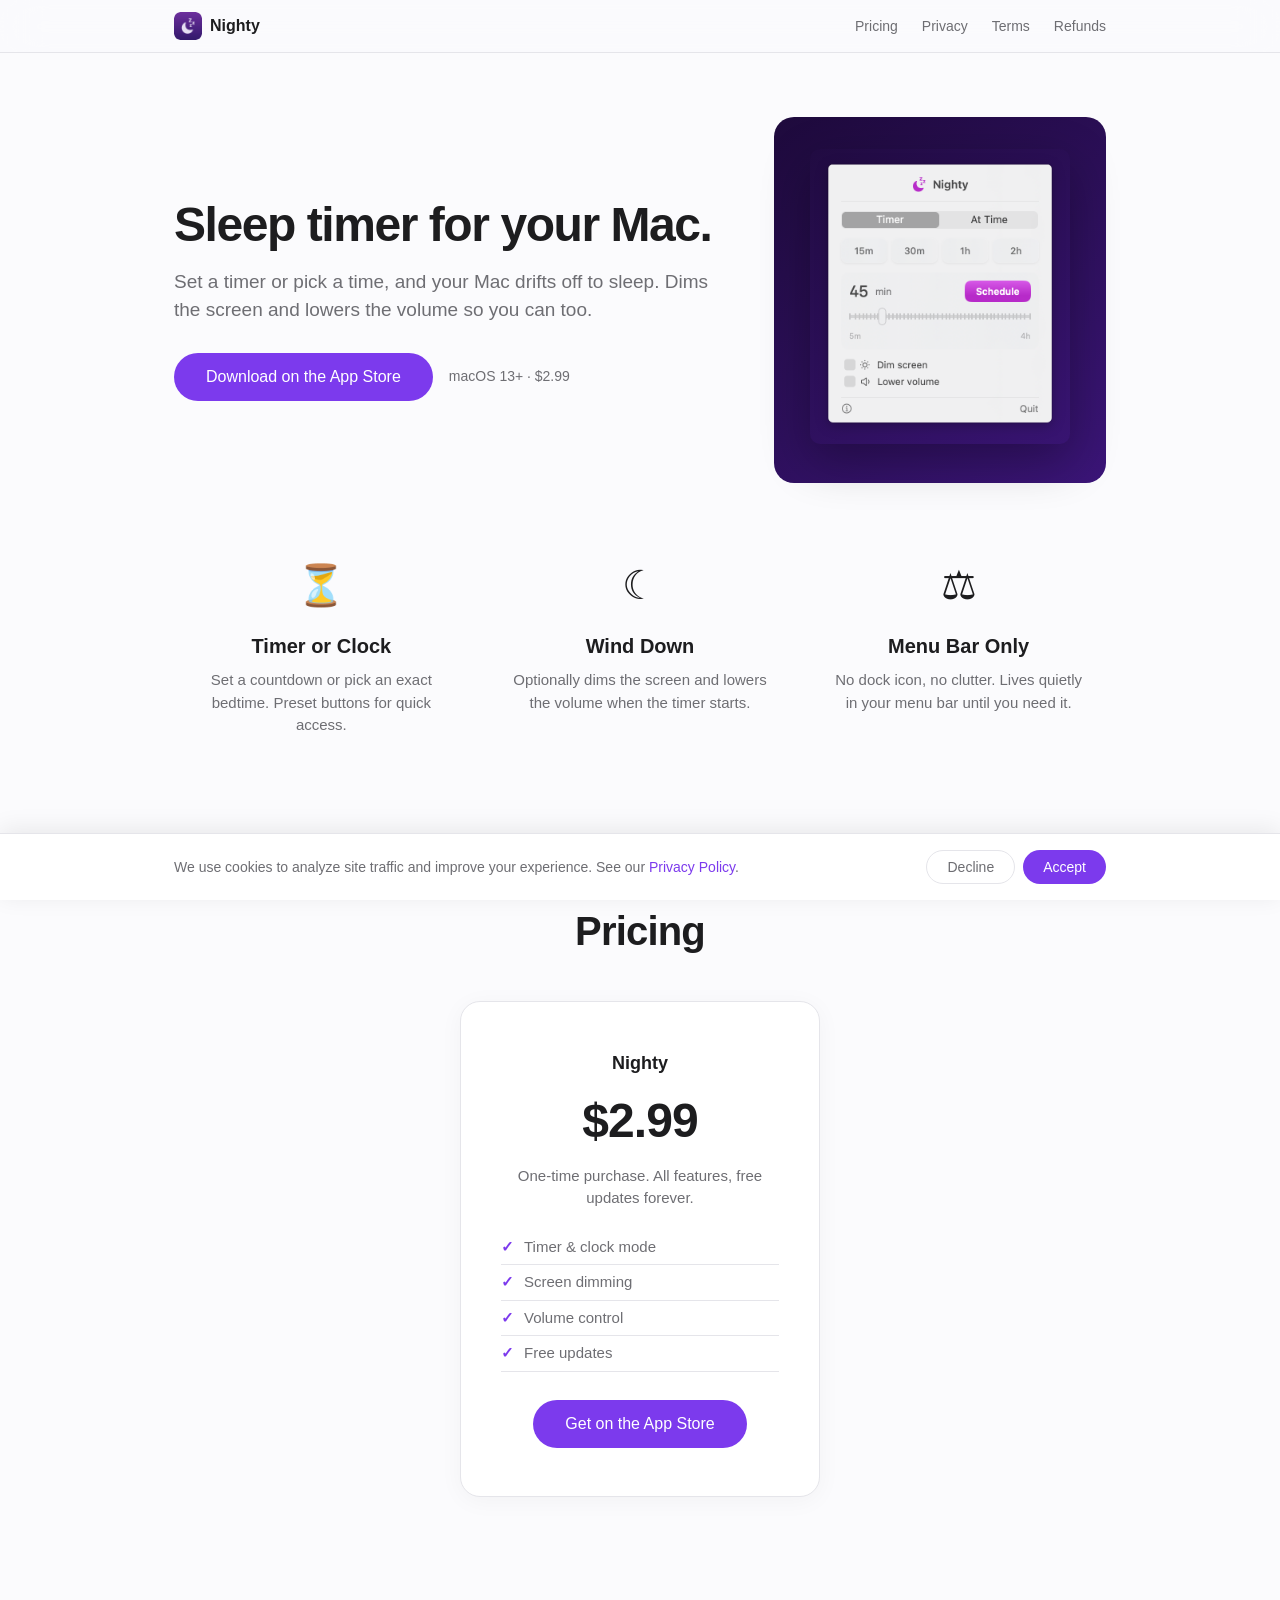
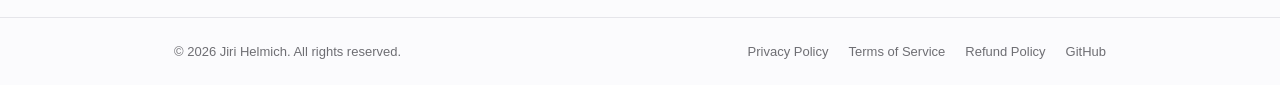
<file: index.html>
<!DOCTYPE html>
<html lang="en">
<head>
    <meta charset="UTF-8">
    <meta name="viewport" content="width=device-width, initial-scale=1.0">
    <title>Nighty — Sleep Timer for Mac</title>
    <meta name="description" content="Nighty is a lightweight macOS menu bar app that puts your Mac to sleep on a schedule.">
    <link rel="stylesheet" href="style.css">
</head>
<body>
    <nav>
        <div class="nav-inner">
            <a href="/" class="nav-brand">
                <img src="icon.png" alt="Nighty" class="nav-icon">
                <span>Nighty</span>
            </a>
            <div class="nav-links">
                <a href="#pricing">Pricing</a>
                <a href="/privacy.html">Privacy</a>
                <a href="/terms.html">Terms</a>
                <a href="/refunds.html">Refunds</a>
            </div>
        </div>
    </nav>

    <main>
        <!-- Hero -->
        <section class="hero">
            <div class="hero-columns">
                <div class="hero-text">
                    <h1>Sleep timer for your Mac.</h1>
                    <p class="hero-sub">Set a timer or pick a time, and your Mac drifts off to sleep. Dims the screen and lowers the volume so you can too.</p>
                    <div class="hero-cta">
                        <a href="https://apps.apple.com/app/id6760251469" class="btn btn-primary">Download on the App Store</a>
                        <span class="hero-meta">macOS 13+ &middot; $2.99</span>
                    </div>
                </div>
                <div class="hero-screenshot">
                    <div class="hero-screenshot-card">
                        <img src="screenshot.png" alt="Nighty app screenshot">
                    </div>
                </div>
            </div>
        </section>

        <!-- Features -->
        <section class="features">
            <div class="feature">
                <div class="feature-icon">&#9203;</div>
                <h3>Timer or Clock</h3>
                <p>Set a countdown or pick an exact bedtime. Preset buttons for quick access.</p>
            </div>
            <div class="feature">
                <div class="feature-icon">&#9790;</div>
                <h3>Wind Down</h3>
                <p>Optionally dims the screen and lowers the volume when the timer starts.</p>
            </div>
            <div class="feature">
                <div class="feature-icon">&#9878;</div>
                <h3>Menu Bar Only</h3>
                <p>No dock icon, no clutter. Lives quietly in your menu bar until you need it.</p>
            </div>
        </section>

        <!-- Pricing -->
        <section class="pricing" id="pricing">
            <h2>Pricing</h2>
            <div class="price-card">
                <div class="price-name">Nighty</div>
                <div class="price-amount">$2.99</div>
                <p class="price-desc">One-time purchase. All features, free updates forever.</p>
                <ul class="price-features">
                    <li>Timer &amp; clock mode</li>
                    <li>Screen dimming</li>
                    <li>Volume control</li>
                    <li>Free updates</li>
                </ul>
                <a href="https://apps.apple.com/app/id6760251469" class="btn btn-primary">Get on the App Store</a>
            </div>
        </section>
    </main>

    <footer>
        <div class="footer-inner">
            <p>&copy; 2026 Jiri Helmich. All rights reserved.</p>
            <div class="footer-links">
                <a href="/privacy.html">Privacy Policy</a>
                <a href="/terms.html">Terms of Service</a>
                <a href="/refunds.html">Refund Policy</a>
                <a href="https://github.com/jirihelmich/nighty">GitHub</a>
            </div>
        </div>
    </footer>
    <script src="analytics.js"></script>
</body>
</html>
</file>
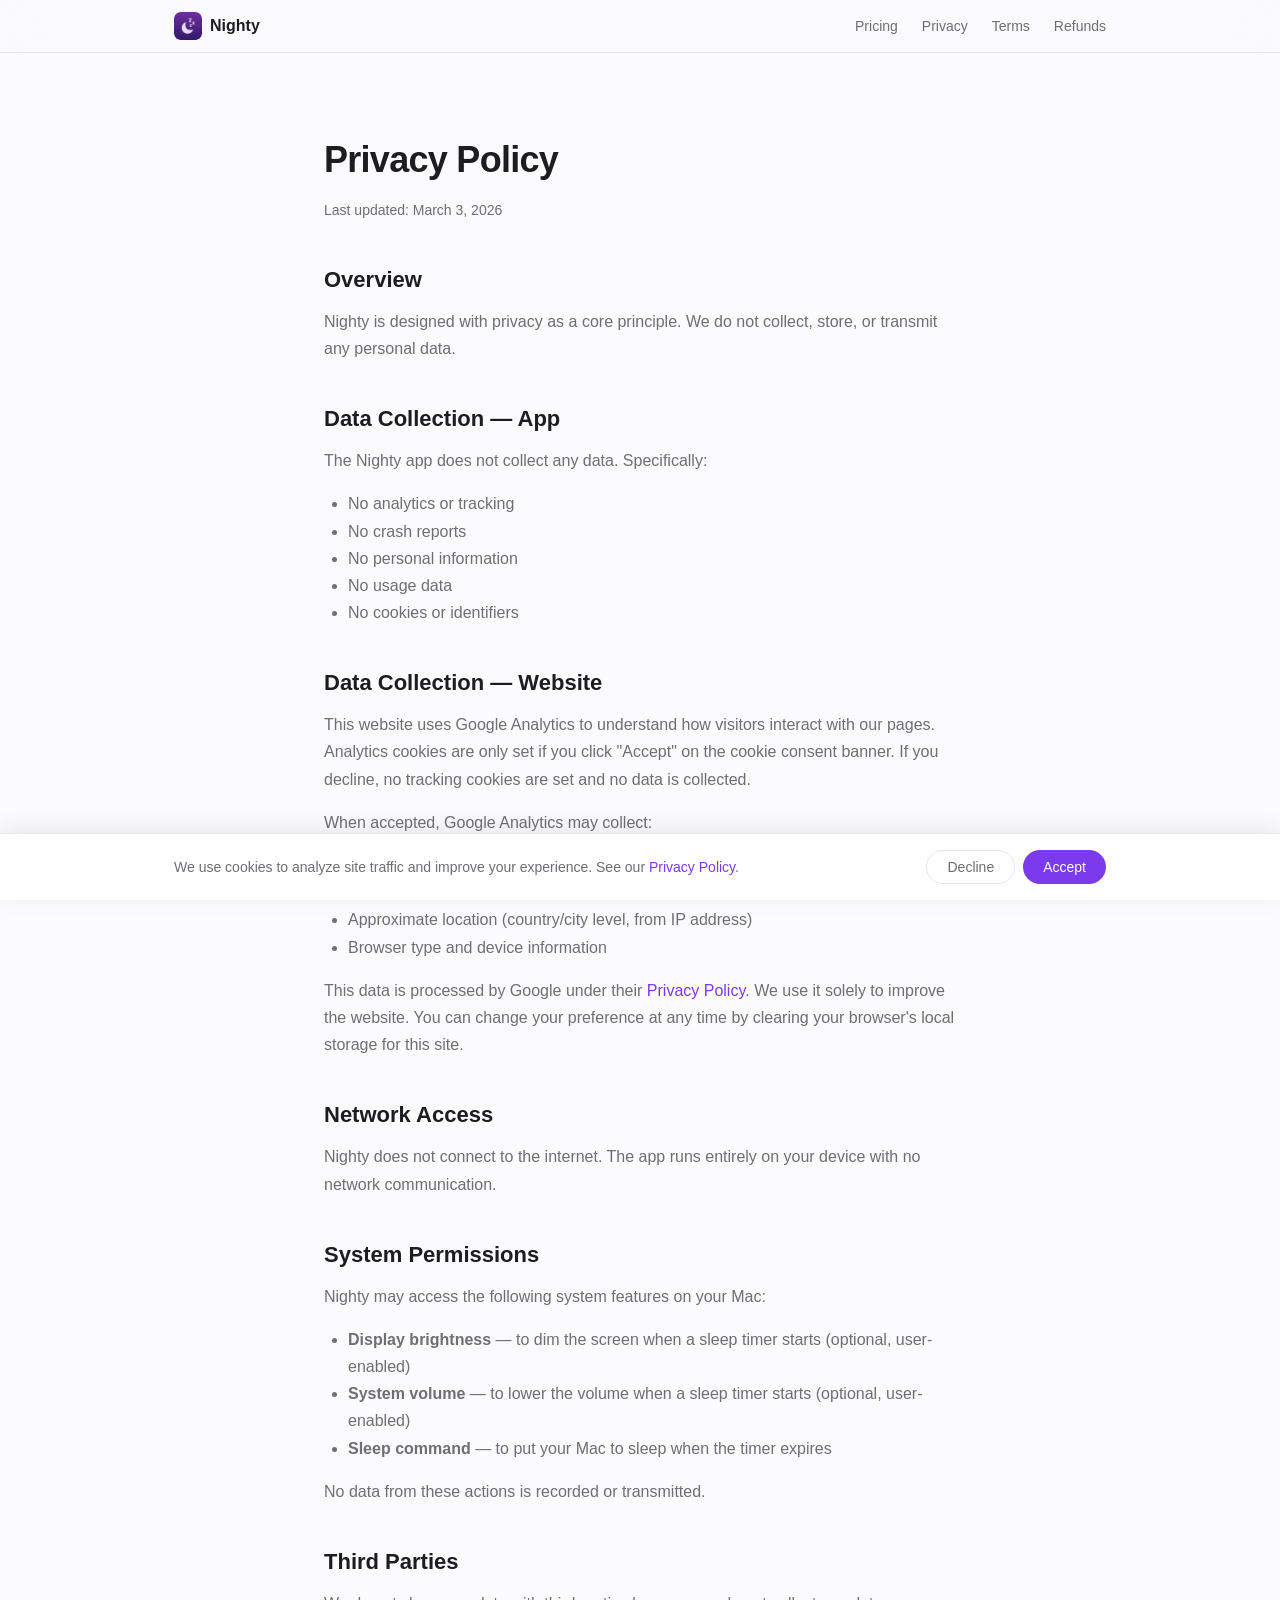
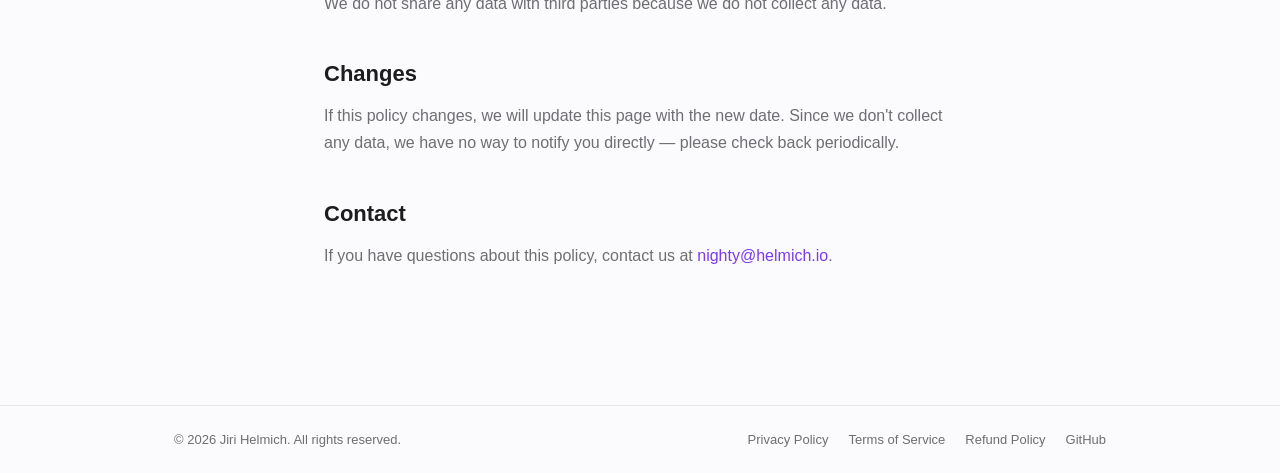
<file: privacy.html>
<!DOCTYPE html>
<html lang="en">
<head>
    <meta charset="UTF-8">
    <meta name="viewport" content="width=device-width, initial-scale=1.0">
    <title>Privacy Policy — Nighty</title>
    <link rel="stylesheet" href="style.css">
</head>
<body>
    <nav>
        <div class="nav-inner">
            <a href="/" class="nav-brand">
                <img src="icon.png" alt="Nighty" class="nav-icon">
                <span>Nighty</span>
            </a>
            <div class="nav-links">
                <a href="/#pricing">Pricing</a>
                <a href="/privacy.html">Privacy</a>
                <a href="/terms.html">Terms</a>
                <a href="/refunds.html">Refunds</a>
            </div>
        </div>
    </nav>

    <main class="legal">
        <h1>Privacy Policy</h1>
        <p class="updated">Last updated: March 3, 2026</p>

        <h2>Overview</h2>
        <p>Nighty is designed with privacy as a core principle. We do not collect, store, or transmit any personal data.</p>

        <h2>Data Collection — App</h2>
        <p>The Nighty app does not collect any data. Specifically:</p>
        <ul>
            <li>No analytics or tracking</li>
            <li>No crash reports</li>
            <li>No personal information</li>
            <li>No usage data</li>
            <li>No cookies or identifiers</li>
        </ul>

        <h2>Data Collection — Website</h2>
        <p>This website uses Google Analytics to understand how visitors interact with our pages. Analytics cookies are only set if you click "Accept" on the cookie consent banner. If you decline, no tracking cookies are set and no data is collected.</p>
        <p>When accepted, Google Analytics may collect:</p>
        <ul>
            <li>Pages visited and time spent</li>
            <li>Button and link clicks</li>
            <li>Approximate location (country/city level, from IP address)</li>
            <li>Browser type and device information</li>
        </ul>
        <p>This data is processed by Google under their <a href="https://policies.google.com/privacy">Privacy Policy</a>. We use it solely to improve the website. You can change your preference at any time by clearing your browser's local storage for this site.</p>

        <h2>Network Access</h2>
        <p>Nighty does not connect to the internet. The app runs entirely on your device with no network communication.</p>

        <h2>System Permissions</h2>
        <p>Nighty may access the following system features on your Mac:</p>
        <ul>
            <li><strong>Display brightness</strong> — to dim the screen when a sleep timer starts (optional, user-enabled)</li>
            <li><strong>System volume</strong> — to lower the volume when a sleep timer starts (optional, user-enabled)</li>
            <li><strong>Sleep command</strong> — to put your Mac to sleep when the timer expires</li>
        </ul>
        <p>No data from these actions is recorded or transmitted.</p>

        <h2>Third Parties</h2>
        <p>We do not share any data with third parties because we do not collect any data.</p>

        <h2>Changes</h2>
        <p>If this policy changes, we will update this page with the new date. Since we don't collect any data, we have no way to notify you directly — please check back periodically.</p>

        <h2>Contact</h2>
        <p>If you have questions about this policy, contact us at <a href="mailto:nighty@helmich.io">nighty@helmich.io</a>.</p>
    </main>

    <footer>
        <div class="footer-inner">
            <p>&copy; 2026 Jiri Helmich. All rights reserved.</p>
            <div class="footer-links">
                <a href="/privacy.html">Privacy Policy</a>
                <a href="/terms.html">Terms of Service</a>
                <a href="/refunds.html">Refund Policy</a>
                <a href="https://github.com/jirihelmich/nighty">GitHub</a>
            </div>
        </div>
    </footer>
    <script src="analytics.js"></script>
</body>
</html>
</file>
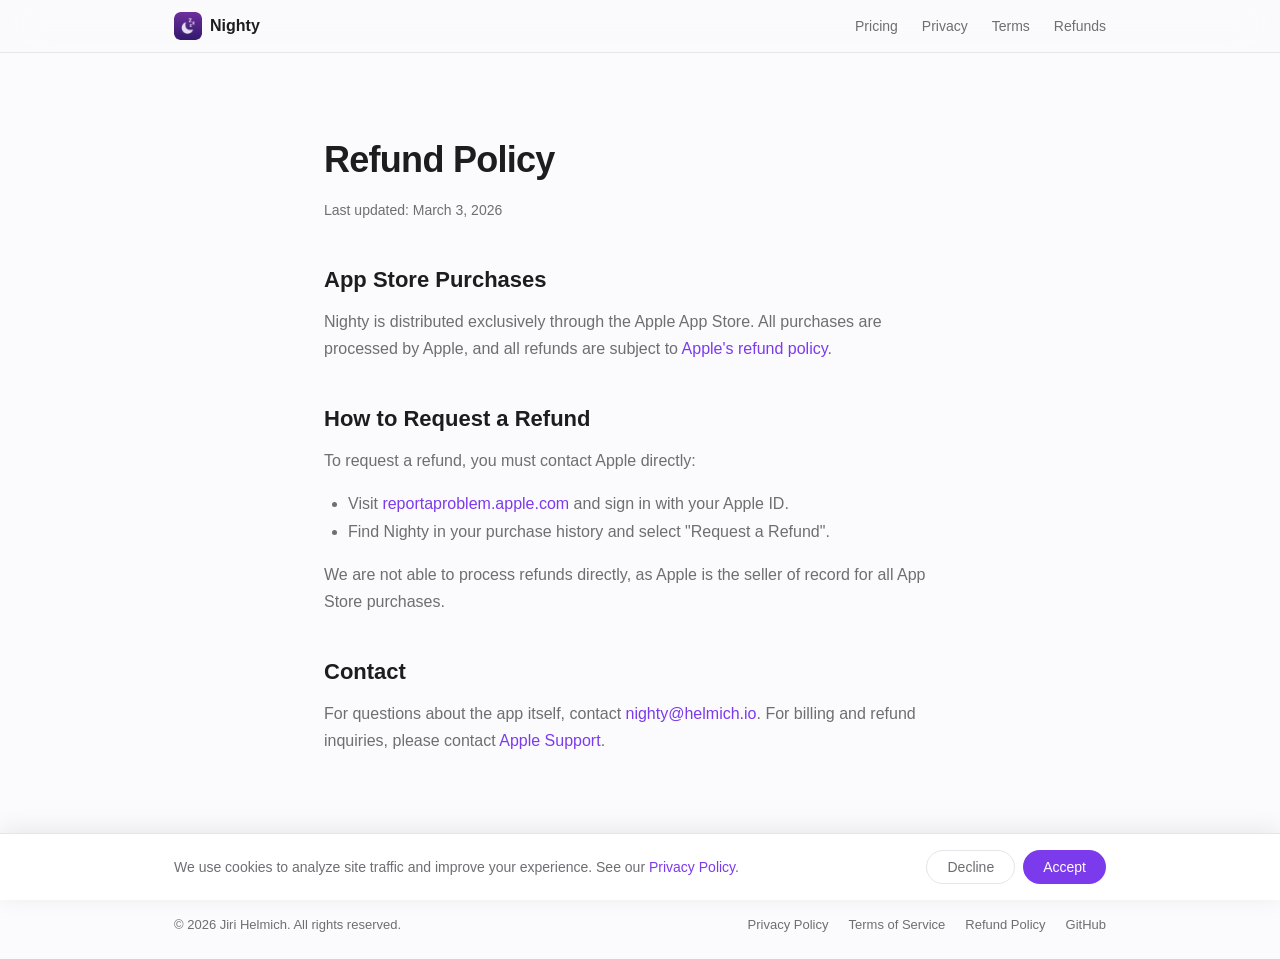
<file: refunds.html>
<!DOCTYPE html>
<html lang="en">
<head>
    <meta charset="UTF-8">
    <meta name="viewport" content="width=device-width, initial-scale=1.0">
    <title>Refund Policy — Nighty</title>
    <link rel="stylesheet" href="style.css">
</head>
<body>
    <nav>
        <div class="nav-inner">
            <a href="/" class="nav-brand">
                <img src="icon.png" alt="Nighty" class="nav-icon">
                <span>Nighty</span>
            </a>
            <div class="nav-links">
                <a href="/#pricing">Pricing</a>
                <a href="/privacy.html">Privacy</a>
                <a href="/terms.html">Terms</a>
                <a href="/refunds.html">Refunds</a>
            </div>
        </div>
    </nav>

    <main class="legal">
        <h1>Refund Policy</h1>
        <p class="updated">Last updated: March 3, 2026</p>

        <h2>App Store Purchases</h2>
        <p>Nighty is distributed exclusively through the Apple App Store. All purchases are processed by Apple, and all refunds are subject to <a href="https://support.apple.com/en-us/HT204084" target="_blank" rel="noopener">Apple's refund policy</a>.</p>

        <h2>How to Request a Refund</h2>
        <p>To request a refund, you must contact Apple directly:</p>
        <ul>
            <li>Visit <a href="https://reportaproblem.apple.com" target="_blank" rel="noopener">reportaproblem.apple.com</a> and sign in with your Apple ID.</li>
            <li>Find Nighty in your purchase history and select "Request a Refund".</li>
        </ul>
        <p>We are not able to process refunds directly, as Apple is the seller of record for all App Store purchases.</p>

        <h2>Contact</h2>
        <p>For questions about the app itself, contact <a href="mailto:nighty@helmich.io">nighty@helmich.io</a>. For billing and refund inquiries, please contact <a href="https://support.apple.com/contact" target="_blank" rel="noopener">Apple Support</a>.</p>
    </main>

    <footer>
        <div class="footer-inner">
            <p>&copy; 2026 Jiri Helmich. All rights reserved.</p>
            <div class="footer-links">
                <a href="/privacy.html">Privacy Policy</a>
                <a href="/terms.html">Terms of Service</a>
                <a href="/refunds.html">Refund Policy</a>
                <a href="https://github.com/jirihelmich/nighty">GitHub</a>
            </div>
        </div>
    </footer>
    <script src="analytics.js"></script>
</body>
</html>
</file>
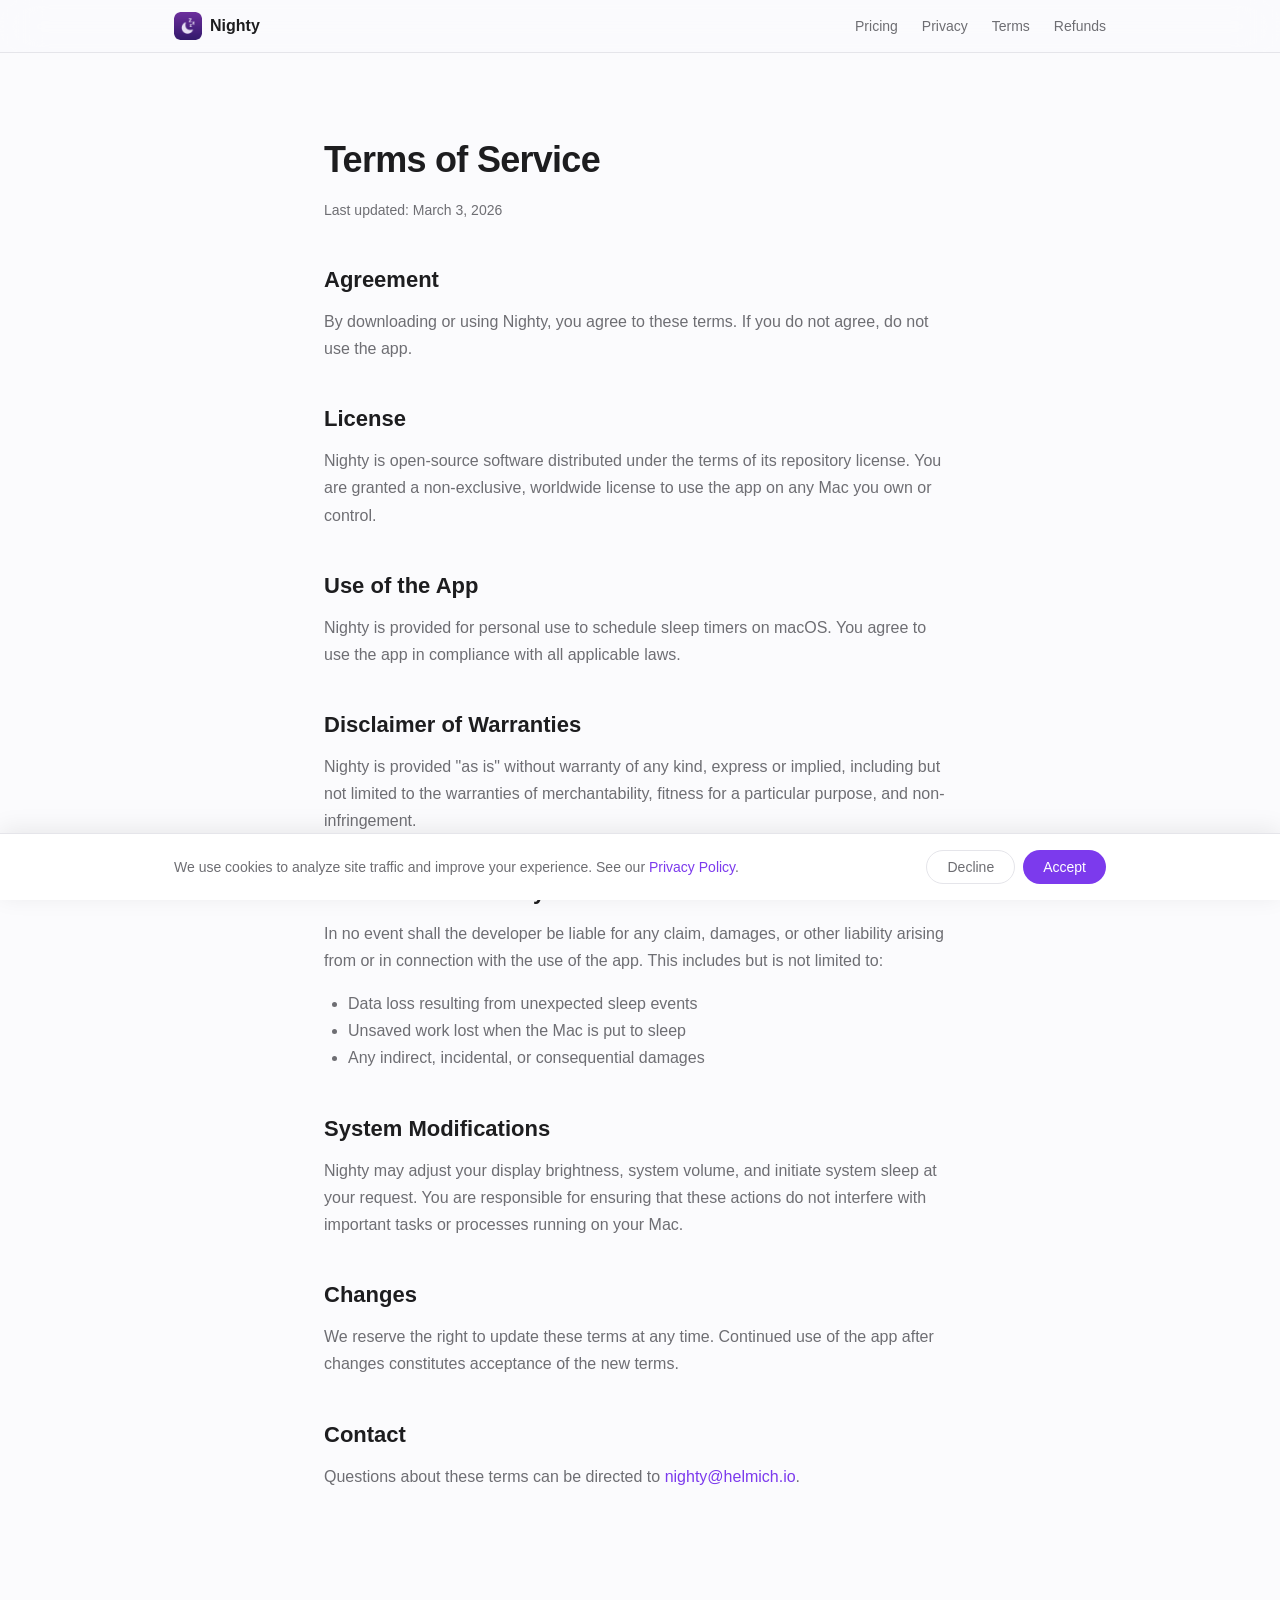
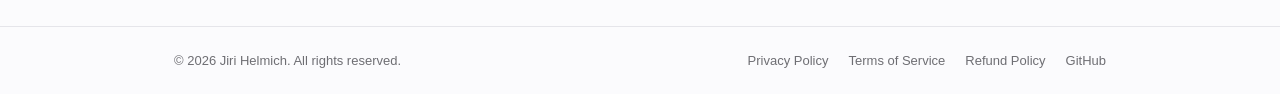
<file: terms.html>
<!DOCTYPE html>
<html lang="en">
<head>
    <meta charset="UTF-8">
    <meta name="viewport" content="width=device-width, initial-scale=1.0">
    <title>Terms of Service — Nighty</title>
    <link rel="stylesheet" href="style.css">
</head>
<body>
    <nav>
        <div class="nav-inner">
            <a href="/" class="nav-brand">
                <img src="icon.png" alt="Nighty" class="nav-icon">
                <span>Nighty</span>
            </a>
            <div class="nav-links">
                <a href="/#pricing">Pricing</a>
                <a href="/privacy.html">Privacy</a>
                <a href="/terms.html">Terms</a>
                <a href="/refunds.html">Refunds</a>
            </div>
        </div>
    </nav>

    <main class="legal">
        <h1>Terms of Service</h1>
        <p class="updated">Last updated: March 3, 2026</p>

        <h2>Agreement</h2>
        <p>By downloading or using Nighty, you agree to these terms. If you do not agree, do not use the app.</p>

        <h2>License</h2>
        <p>Nighty is open-source software distributed under the terms of its repository license. You are granted a non-exclusive, worldwide license to use the app on any Mac you own or control.</p>

        <h2>Use of the App</h2>
        <p>Nighty is provided for personal use to schedule sleep timers on macOS. You agree to use the app in compliance with all applicable laws.</p>

        <h2>Disclaimer of Warranties</h2>
        <p>Nighty is provided "as is" without warranty of any kind, express or implied, including but not limited to the warranties of merchantability, fitness for a particular purpose, and non-infringement.</p>

        <h2>Limitation of Liability</h2>
        <p>In no event shall the developer be liable for any claim, damages, or other liability arising from or in connection with the use of the app. This includes but is not limited to:</p>
        <ul>
            <li>Data loss resulting from unexpected sleep events</li>
            <li>Unsaved work lost when the Mac is put to sleep</li>
            <li>Any indirect, incidental, or consequential damages</li>
        </ul>

        <h2>System Modifications</h2>
        <p>Nighty may adjust your display brightness, system volume, and initiate system sleep at your request. You are responsible for ensuring that these actions do not interfere with important tasks or processes running on your Mac.</p>

        <h2>Changes</h2>
        <p>We reserve the right to update these terms at any time. Continued use of the app after changes constitutes acceptance of the new terms.</p>

        <h2>Contact</h2>
        <p>Questions about these terms can be directed to <a href="mailto:nighty@helmich.io">nighty@helmich.io</a>.</p>
    </main>

    <footer>
        <div class="footer-inner">
            <p>&copy; 2026 Jiri Helmich. All rights reserved.</p>
            <div class="footer-links">
                <a href="/privacy.html">Privacy Policy</a>
                <a href="/terms.html">Terms of Service</a>
                <a href="/refunds.html">Refund Policy</a>
                <a href="https://github.com/jirihelmich/nighty">GitHub</a>
            </div>
        </div>
    </footer>
    <script src="analytics.js"></script>
</body>
</html>
</file>
<file: style.css>
:root {
    --text: #1d1d1f;
    --text-secondary: #6e6e73;
    --bg: #fbfbfd;
    --accent: #7c3aed;
    --accent-light: #ede9fe;
    --border: #e5e5ea;
    --radius: 12px;
    --max-width: 980px;
}

* {
    margin: 0;
    padding: 0;
    box-sizing: border-box;
}

body {
    font-family: -apple-system, BlinkMacSystemFont, "SF Pro Text", "Helvetica Neue", sans-serif;
    color: var(--text);
    background: var(--bg);
    -webkit-font-smoothing: antialiased;
    line-height: 1.5;
}

/* Nav */
nav {
    position: sticky;
    top: 0;
    z-index: 100;
    background: rgba(251, 251, 253, 0.8);
    backdrop-filter: blur(20px);
    -webkit-backdrop-filter: blur(20px);
    border-bottom: 1px solid var(--border);
}

.nav-inner {
    max-width: var(--max-width);
    margin: 0 auto;
    padding: 0 24px;
    height: 52px;
    display: flex;
    align-items: center;
    justify-content: space-between;
}

.nav-brand {
    display: flex;
    align-items: center;
    gap: 8px;
    text-decoration: none;
    color: var(--text);
    font-weight: 600;
    font-size: 16px;
}

.nav-icon {
    width: 28px;
    height: 28px;
    border-radius: 6px;
}

.nav-links {
    display: flex;
    gap: 24px;
}

.nav-links a {
    text-decoration: none;
    color: var(--text-secondary);
    font-size: 14px;
    transition: color 0.2s;
}

.nav-links a:hover {
    color: var(--text);
}

/* Hero */
.hero {
    max-width: var(--max-width);
    margin: 0 auto;
    padding: 64px 24px 32px;
}

.hero-columns {
    display: flex;
    align-items: center;
    gap: 56px;
}

.hero-text {
    flex: 1;
}

.hero h1 {
    font-size: 48px;
    font-weight: 700;
    letter-spacing: -0.03em;
    line-height: 1.1;
    margin-bottom: 16px;
}

.hero-sub {
    font-size: 19px;
    color: var(--text-secondary);
    line-height: 1.5;
    margin-bottom: 28px;
}

.hero-cta {
    display: flex;
    align-items: center;
    gap: 16px;
}

.hero-meta {
    font-size: 14px;
    color: var(--text-secondary);
}

.hero-screenshot {
    flex-shrink: 0;
}

.hero-screenshot-card {
    background: linear-gradient(145deg, #1e0a3c, #3b1578);
    border-radius: 20px;
    padding: 32px 36px;
}

.hero-screenshot img {
    width: 260px;
    border-radius: 10px;
    box-shadow: 0 16px 48px rgba(0, 0, 0, 0.3);
}

/* Buttons */
.btn {
    display: inline-block;
    text-decoration: none;
    font-size: 16px;
    font-weight: 500;
    border-radius: 980px;
    padding: 12px 32px;
    transition: all 0.2s;
}

.btn-primary {
    background: var(--accent);
    color: white;
}

.btn-primary:hover {
    background: #6d28d9;
    transform: scale(1.02);
}

/* Features */
.features {
    max-width: var(--max-width);
    margin: 0 auto;
    padding: 16px 24px 60px;
    display: grid;
    grid-template-columns: repeat(3, 1fr);
    gap: 24px;
}

.feature {
    text-align: center;
    padding: 24px 20px;
}

.feature-icon {
    font-size: 40px;
    margin-bottom: 16px;
}

.feature h3 {
    font-size: 20px;
    font-weight: 600;
    margin-bottom: 8px;
}

.feature p {
    font-size: 15px;
    color: var(--text-secondary);
    line-height: 1.5;
}

/* Pricing */
.pricing {
    max-width: var(--max-width);
    margin: 0 auto;
    padding: 80px 24px;
    text-align: center;
}

.pricing h2 {
    font-size: 40px;
    font-weight: 700;
    letter-spacing: -0.02em;
    margin-bottom: 40px;
}

.price-card {
    max-width: 360px;
    margin: 0 auto;
    padding: 48px 40px;
    border-radius: 20px;
    background: white;
    border: 1px solid var(--border);
    box-shadow: 0 4px 24px rgba(0, 0, 0, 0.04);
}

.price-name {
    font-size: 18px;
    font-weight: 600;
    margin-bottom: 8px;
}

.price-amount {
    font-size: 48px;
    font-weight: 700;
    letter-spacing: -0.02em;
    margin-bottom: 8px;
}

.price-desc {
    font-size: 15px;
    color: var(--text-secondary);
    margin-bottom: 20px;
}

.price-features {
    list-style: none;
    padding: 0;
    margin-bottom: 28px;
    text-align: left;
}

.price-features li {
    font-size: 15px;
    color: var(--text-secondary);
    padding: 6px 0;
    border-bottom: 1px solid var(--border);
}

.price-features li::before {
    content: "\2713";
    color: var(--accent);
    font-weight: 600;
    margin-right: 10px;
}

/* Footer */
footer {
    border-top: 1px solid var(--border);
    margin-top: 40px;
}

.footer-inner {
    max-width: var(--max-width);
    margin: 0 auto;
    padding: 24px;
    display: flex;
    justify-content: space-between;
    align-items: center;
}

.footer-inner p {
    font-size: 13px;
    color: var(--text-secondary);
}

.footer-links {
    display: flex;
    gap: 20px;
}

.footer-links a {
    text-decoration: none;
    color: var(--text-secondary);
    font-size: 13px;
    transition: color 0.2s;
}

.footer-links a:hover {
    color: var(--text);
}

/* Cookie Banner */
#cookie-banner {
    position: fixed;
    bottom: 0;
    left: 0;
    right: 0;
    z-index: 200;
    background: white;
    border-top: 1px solid var(--border);
    box-shadow: 0 -4px 24px rgba(0, 0, 0, 0.08);
}

.cookie-banner-inner {
    max-width: var(--max-width);
    margin: 0 auto;
    padding: 16px 24px;
    display: flex;
    align-items: center;
    justify-content: space-between;
    gap: 24px;
}

.cookie-banner-inner p {
    font-size: 14px;
    color: var(--text-secondary);
    margin: 0;
}

.cookie-banner-inner a {
    color: var(--accent);
    text-decoration: none;
}

.cookie-banner-inner a:hover {
    text-decoration: underline;
}

.cookie-banner-buttons {
    display: flex;
    gap: 8px;
    flex-shrink: 0;
}

.cookie-btn {
    font-size: 14px;
    font-weight: 500;
    padding: 8px 20px;
    border-radius: 980px;
    border: none;
    cursor: pointer;
    transition: all 0.2s;
    font-family: inherit;
}

.cookie-btn-primary {
    background: var(--accent);
    color: white;
}

.cookie-btn-primary:hover {
    background: #6d28d9;
}

.cookie-btn-secondary {
    background: transparent;
    color: var(--text-secondary);
    border: 1px solid var(--border);
}

.cookie-btn-secondary:hover {
    border-color: var(--text-secondary);
    color: var(--text);
}

@media (max-width: 768px) {
    .cookie-banner-inner {
        flex-direction: column;
        text-align: center;
        gap: 12px;
    }
}

/* Legal pages */
.legal {
    max-width: 680px;
    margin: 0 auto;
    padding: 80px 24px;
}

.legal h1 {
    font-size: 36px;
    font-weight: 700;
    letter-spacing: -0.02em;
    margin-bottom: 12px;
}

.legal .updated {
    font-size: 14px;
    color: var(--text-secondary);
    margin-bottom: 40px;
}

.legal h2 {
    font-size: 22px;
    font-weight: 600;
    margin-top: 40px;
    margin-bottom: 12px;
}

.legal p, .legal ul {
    font-size: 16px;
    color: var(--text-secondary);
    line-height: 1.7;
    margin-bottom: 16px;
}

.legal ul {
    padding-left: 24px;
}

.legal a {
    color: var(--accent);
    text-decoration: none;
}

.legal a:hover {
    text-decoration: underline;
}

/* Responsive */
@media (max-width: 768px) {
    .hero-columns {
        flex-direction: column;
        text-align: center;
        gap: 32px;
    }

    .hero-cta {
        justify-content: center;
    }

    .hero h1 {
        font-size: 36px;
    }

    .hero-sub {
        font-size: 18px;
    }

    .hero-screenshot img {
        width: 240px;
    }

    .features {
        grid-template-columns: 1fr;
        gap: 16px;
    }

    .feature {
        padding: 24px;
    }

    .footer-inner {
        flex-direction: column;
        gap: 16px;
        text-align: center;
    }

    .nav-links {
        gap: 16px;
    }

    .nav-links a {
        font-size: 13px;
    }
}
</file>
